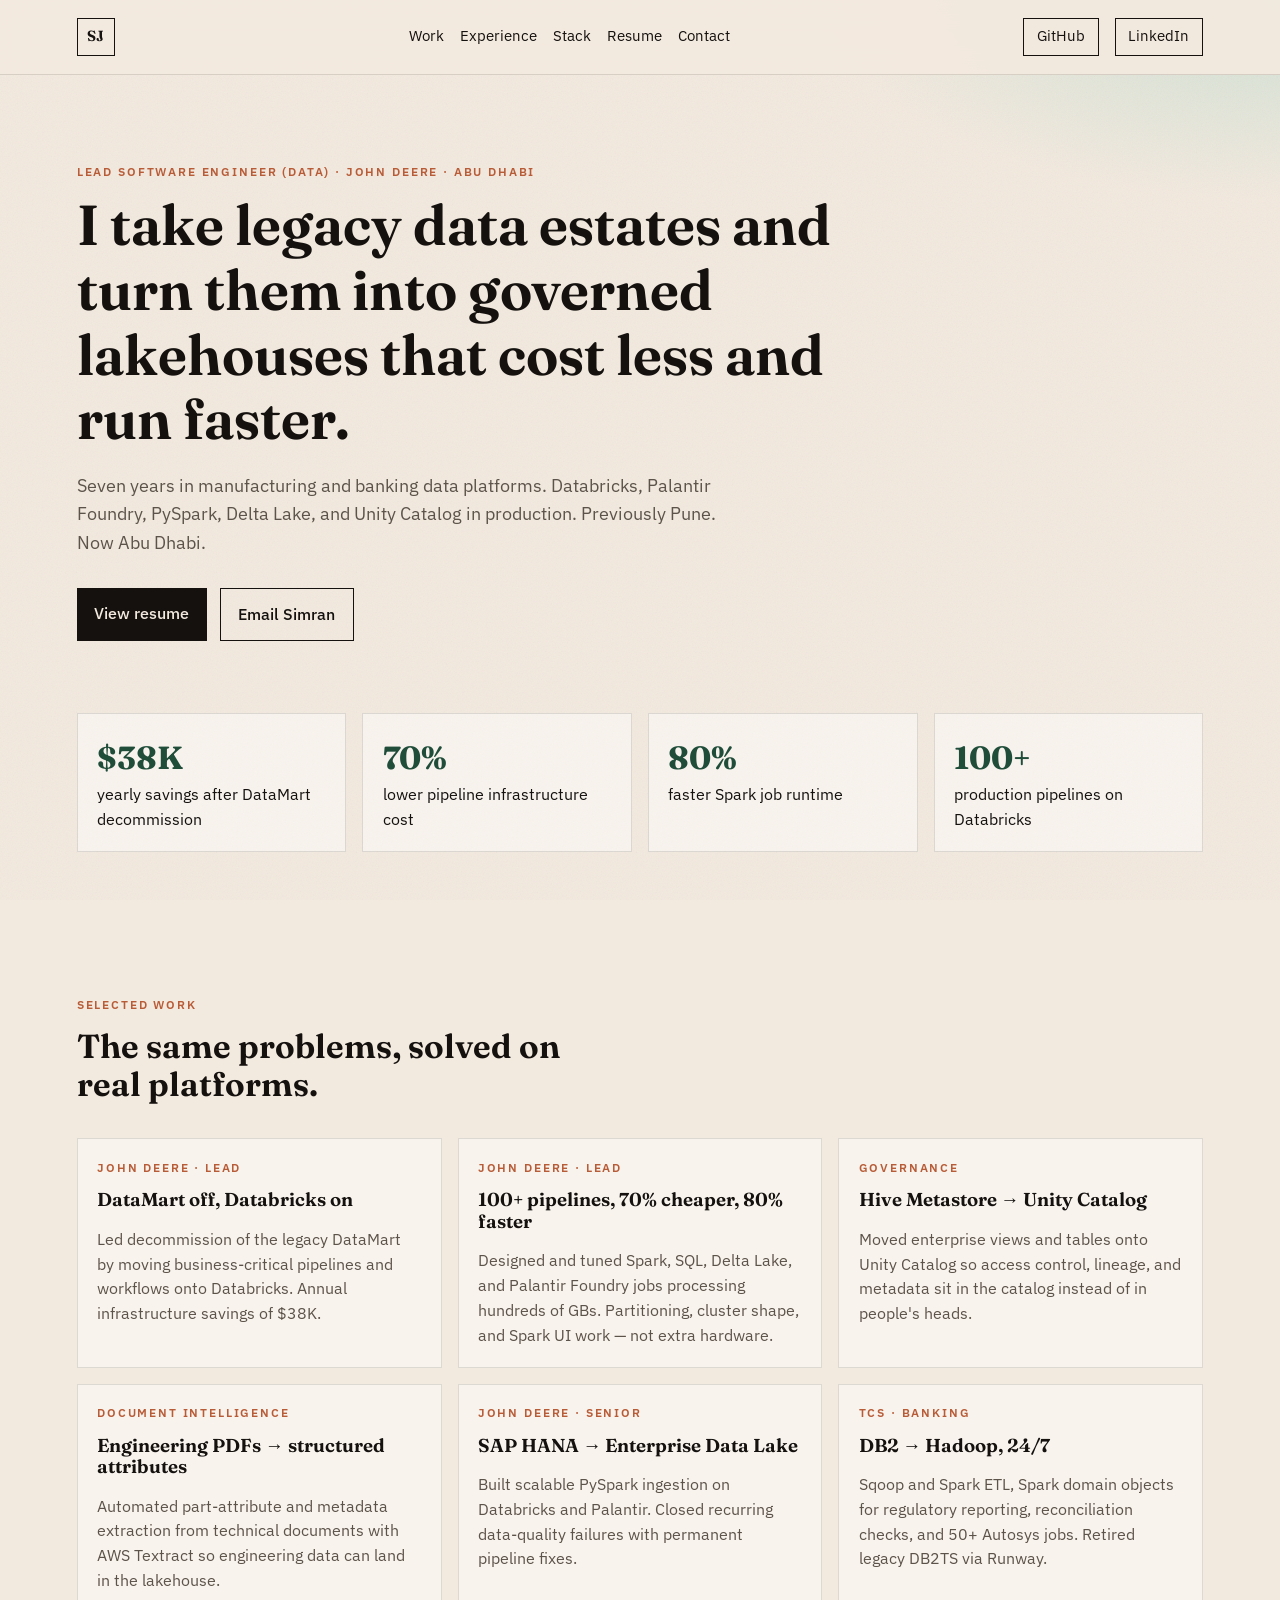
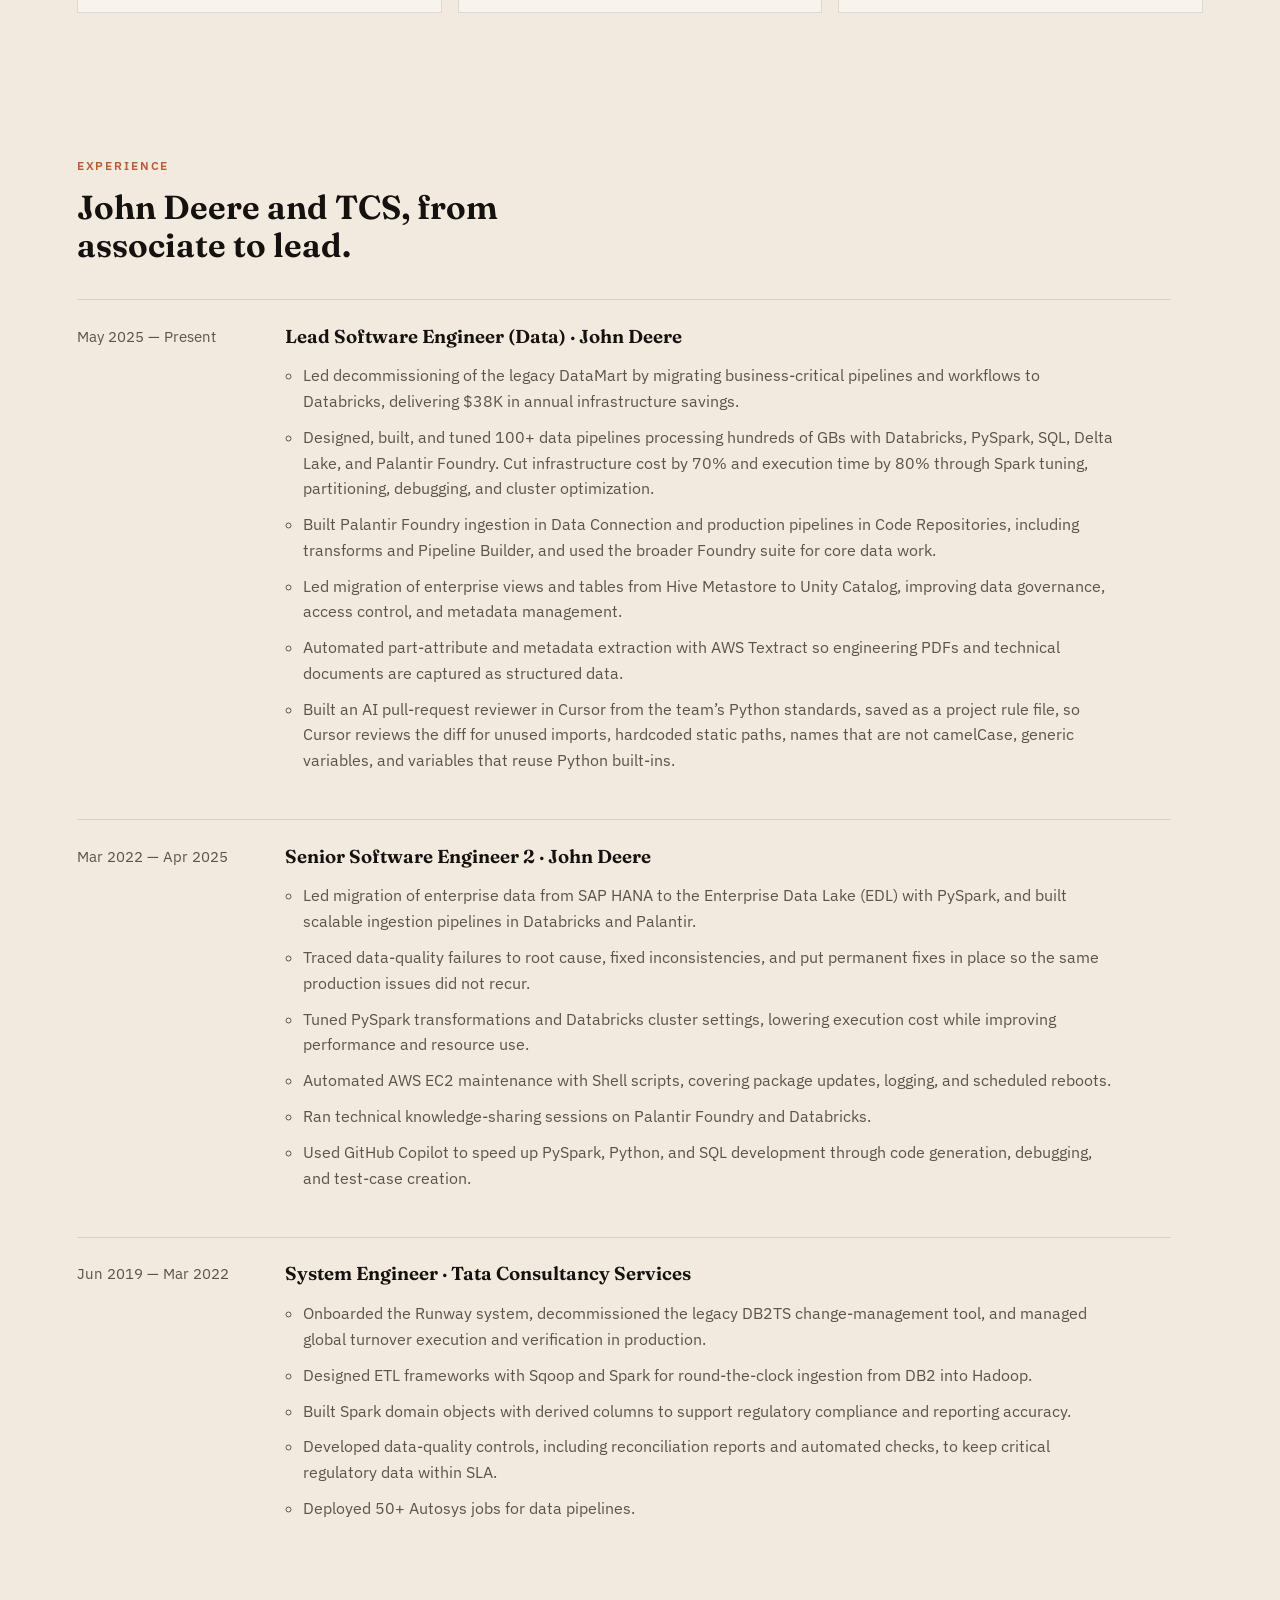
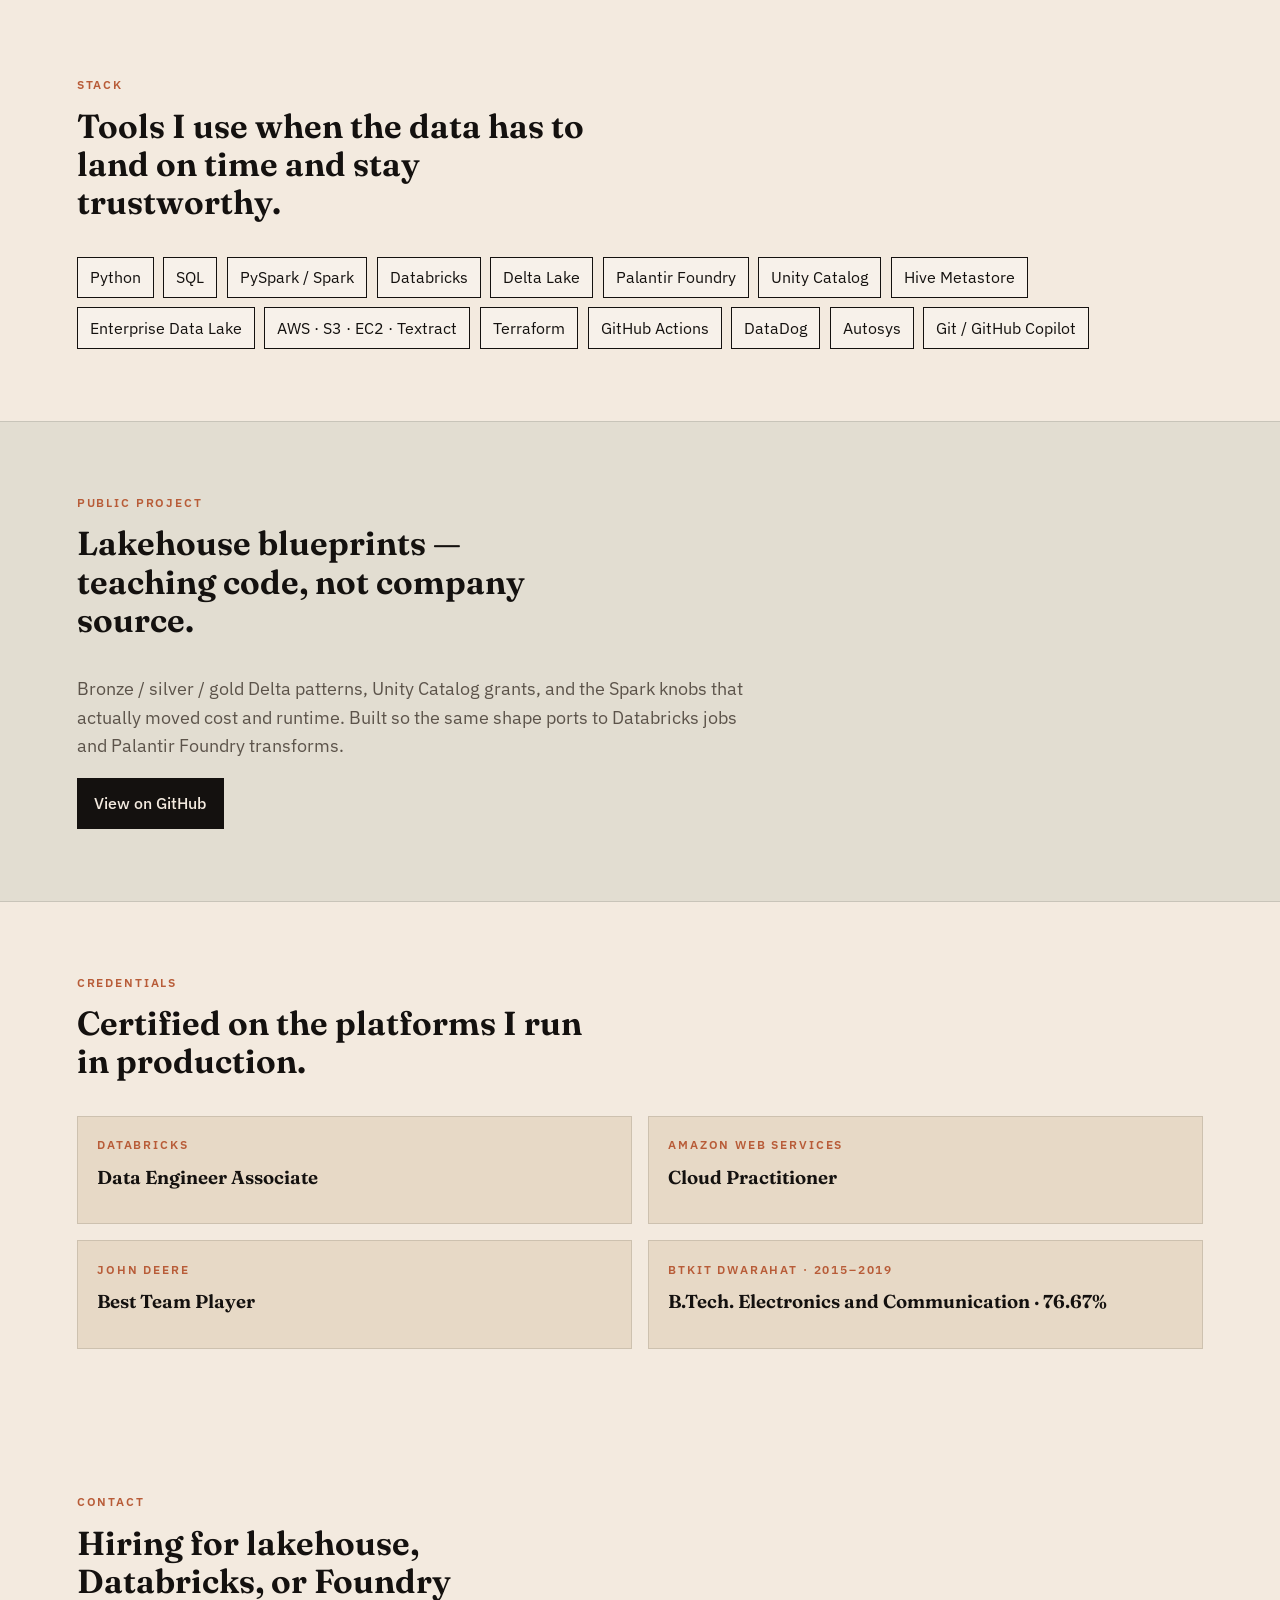
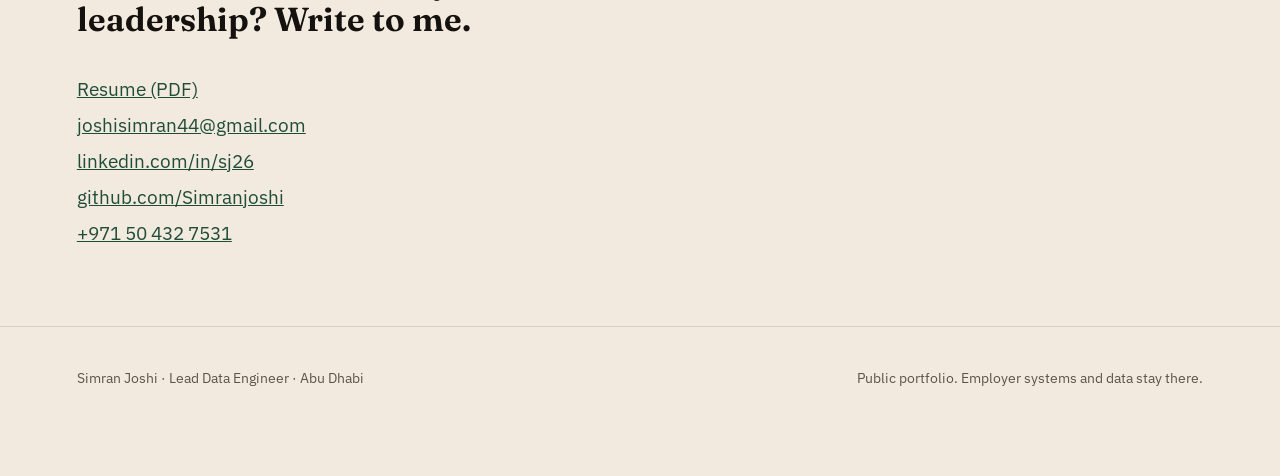
<file: index.html>
<!DOCTYPE html>
<html lang="en">
  <head>
    <meta charset="UTF-8" />
    <meta name="viewport" content="width=device-width, initial-scale=1" />
    <title>Simran Joshi · Lead Data Engineer</title>
    <meta
      name="description"
      content="Simran Joshi is a Lead Software Engineer (Data) at John Deere. Databricks, Palantir Foundry, Spark, Unity Catalog, and lakehouse platforms. Abu Dhabi, UAE."
    />
    <meta name="author" content="Simran Joshi" />
    <link rel="canonical" href="https://simranjoshi.github.io/" />
    <meta property="og:title" content="Simran Joshi · Lead Data Engineer" />
    <meta
      property="og:description"
      content="Legacy DataMart, Hive, and SAP HANA estates moved onto governed lakehouses. $38K yearly savings. 70% lower cost. 80% faster Spark jobs."
    />
    <meta property="og:type" content="website" />
    <meta property="og:url" content="https://simranjoshi.github.io/" />
    <meta name="twitter:card" content="summary_large_image" />
    <link rel="icon" href="./favicon.svg" type="image/svg+xml" />
    <link rel="preconnect" href="https://fonts.googleapis.com" />
    <link rel="preconnect" href="https://fonts.gstatic.com" crossorigin />
    <link
      href="https://fonts.googleapis.com/css2?family=Fraunces:opsz,wght@9..144,500;9..144,640&family=IBM+Plex+Sans:wght@400;500;600&display=swap"
      rel="stylesheet"
    />
    <link rel="stylesheet" href="./styles.css?v=3" />
  </head>
  <body>
    <div class="grain" aria-hidden="true"></div>
    <header class="nav">
      <a class="mark" href="#top">SJ</a>
      <nav aria-label="Primary">
        <a href="#selected">Work</a>
        <a href="#experience">Experience</a>
        <a href="#stack">Stack</a>
        <a href="./resume.html">Resume</a>
        <a href="#contact">Contact</a>
      </nav>
      <div class="nav-cta">
        <a class="ghost" href="https://github.com/Simranjoshi" target="_blank" rel="noreferrer">GitHub</a>
        <a class="ghost" href="https://www.linkedin.com/in/sj26/" target="_blank" rel="noreferrer">LinkedIn</a>
      </div>
    </header>

    <main id="top">
      <section class="hero">
        <p class="eyebrow">Lead Software Engineer (Data) · John Deere · Abu Dhabi</p>
        <h1>I take legacy data estates and turn them into governed lakehouses that cost less and run faster.</h1>
        <p class="lede">
          Seven years in manufacturing and banking data platforms. Databricks, Palantir Foundry, PySpark, Delta Lake,
          and Unity Catalog in production. Previously Pune. Now Abu Dhabi.
        </p>
        <div class="cta-row">
          <a class="btn" href="./resume.html">View resume</a>
          <a class="btn btn-line" href="mailto:joshisimran44@gmail.com">Email Simran</a>
        </div>
      </section>

      <section class="metrics" aria-label="Delivery metrics from production work">
        <article>
          <strong>$38K</strong>
          <span>yearly savings after DataMart decommission</span>
        </article>
        <article>
          <strong>70%</strong>
          <span>lower pipeline infrastructure cost</span>
        </article>
        <article>
          <strong>80%</strong>
          <span>faster Spark job runtime</span>
        </article>
        <article>
          <strong>100+</strong>
          <span>production pipelines on Databricks</span>
        </article>
      </section>

      <section id="selected" class="selected">
        <header class="section-head">
          <p class="eyebrow">Selected work</p>
          <h2>The same problems, solved on real platforms.</h2>
        </header>
        <div class="cases">
          <article>
            <p class="kicker">John Deere · Lead</p>
            <h3>DataMart off, Databricks on</h3>
            <p>Led decommission of the legacy DataMart by moving business-critical pipelines and workflows onto Databricks. Annual infrastructure savings of $38K.</p>
          </article>
          <article>
            <p class="kicker">John Deere · Lead</p>
            <h3>100+ pipelines, 70% cheaper, 80% faster</h3>
            <p>Designed and tuned Spark, SQL, Delta Lake, and Palantir Foundry jobs processing hundreds of GBs. Partitioning, cluster shape, and Spark UI work — not extra hardware.</p>
          </article>
          <article>
            <p class="kicker">Governance</p>
            <h3>Hive Metastore → Unity Catalog</h3>
            <p>Moved enterprise views and tables onto Unity Catalog so access control, lineage, and metadata sit in the catalog instead of in people's heads.</p>
          </article>
          <article>
            <p class="kicker">Document intelligence</p>
            <h3>Engineering PDFs → structured attributes</h3>
            <p>Automated part-attribute and metadata extraction from technical documents with AWS Textract so engineering data can land in the lakehouse.</p>
          </article>
          <article>
            <p class="kicker">John Deere · Senior</p>
            <h3>SAP HANA → Enterprise Data Lake</h3>
            <p>Built scalable PySpark ingestion on Databricks and Palantir. Closed recurring data-quality failures with permanent pipeline fixes.</p>
          </article>
          <article>
            <p class="kicker">TCS · Banking</p>
            <h3>DB2 → Hadoop, 24/7</h3>
            <p>Sqoop and Spark ETL, Spark domain objects for regulatory reporting, reconciliation checks, and 50+ Autosys jobs. Retired legacy DB2TS via Runway.</p>
          </article>
        </div>
      </section>

      <section id="experience" class="work">
        <header class="section-head">
          <p class="eyebrow">Experience</p>
          <h2>John Deere and TCS, from associate to lead.</h2>
        </header>
        <ol class="timeline">
          <li>
            <div class="when">May 2025 — Present</div>
            <div class="what">
              <h3>Lead Software Engineer (Data) · John Deere</h3>
              <ul>
                <li>Led decommissioning of the legacy DataMart by migrating business-critical pipelines and workflows to Databricks, delivering $38K in annual infrastructure savings.</li>
                <li>Designed, built, and tuned 100+ data pipelines processing hundreds of GBs with Databricks, PySpark, SQL, Delta Lake, and Palantir Foundry. Cut infrastructure cost by 70% and execution time by 80% through Spark tuning, partitioning, debugging, and cluster optimization.</li>
                <li>Built Palantir Foundry ingestion in Data Connection and production pipelines in Code Repositories, including transforms and Pipeline Builder, and used the broader Foundry suite for core data work.</li>
                <li>Led migration of enterprise views and tables from Hive Metastore to Unity Catalog, improving data governance, access control, and metadata management.</li>
                <li>Automated part-attribute and metadata extraction with AWS Textract so engineering PDFs and technical documents are captured as structured data.</li>
                <li>Built an AI pull-request reviewer in Cursor from the team’s Python standards, saved as a project rule file, so Cursor reviews the diff for unused imports, hardcoded static paths, names that are not camelCase, generic variables, and variables that reuse Python built-ins.</li>
              </ul>
            </div>
          </li>
          <li>
            <div class="when">Mar 2022 — Apr 2025</div>
            <div class="what">
              <h3>Senior Software Engineer 2 · John Deere</h3>
              <ul>
                <li>Led migration of enterprise data from SAP HANA to the Enterprise Data Lake (EDL) with PySpark, and built scalable ingestion pipelines in Databricks and Palantir.</li>
                <li>Traced data-quality failures to root cause, fixed inconsistencies, and put permanent fixes in place so the same production issues did not recur.</li>
                <li>Tuned PySpark transformations and Databricks cluster settings, lowering execution cost while improving performance and resource use.</li>
                <li>Automated AWS EC2 maintenance with Shell scripts, covering package updates, logging, and scheduled reboots.</li>
                <li>Ran technical knowledge-sharing sessions on Palantir Foundry and Databricks.</li>
                <li>Used GitHub Copilot to speed up PySpark, Python, and SQL development through code generation, debugging, and test-case creation.</li>
              </ul>
            </div>
          </li>
          <li>
            <div class="when">Jun 2019 — Mar 2022</div>
            <div class="what">
              <h3>System Engineer · Tata Consultancy Services</h3>
              <ul>
                <li>Onboarded the Runway system, decommissioned the legacy DB2TS change-management tool, and managed global turnover execution and verification in production.</li>
                <li>Designed ETL frameworks with Sqoop and Spark for round-the-clock ingestion from DB2 into Hadoop.</li>
                <li>Built Spark domain objects with derived columns to support regulatory compliance and reporting accuracy.</li>
                <li>Developed data-quality controls, including reconciliation reports and automated checks, to keep critical regulatory data within SLA.</li>
                <li>Deployed 50+ Autosys jobs for data pipelines.</li>
              </ul>
            </div>
          </li>
        </ol>
      </section>

      <section id="stack" class="stack">
        <header class="section-head">
          <p class="eyebrow">Stack</p>
          <h2>Tools I use when the data has to land on time and stay trustworthy.</h2>
        </header>
        <div class="pills">
          <span>Python</span>
          <span>SQL</span>
          <span>PySpark / Spark</span>
          <span>Databricks</span>
          <span>Delta Lake</span>
          <span>Palantir Foundry</span>
          <span>Unity Catalog</span>
          <span>Hive Metastore</span>
          <span>Enterprise Data Lake</span>
          <span>AWS · S3 · EC2 · Textract</span>
          <span>Terraform</span>
          <span>GitHub Actions</span>
          <span>DataDog</span>
          <span>Autosys</span>
          <span>Git / GitHub Copilot</span>
        </div>
      </section>

      <section class="project">
        <header class="section-head">
          <p class="eyebrow">Public project</p>
          <h2>Lakehouse blueprints — teaching code, not company source.</h2>
        </header>
        <p class="lede">
          Bronze / silver / gold Delta patterns, Unity Catalog grants, and the Spark knobs that actually moved cost and runtime.
          Built so the same shape ports to Databricks jobs and Palantir Foundry transforms.
        </p>
        <a class="btn" href="https://github.com/Simranjoshi/lakehouse-blueprints" target="_blank" rel="noreferrer">View on GitHub</a>
      </section>

      <section id="certs" class="certs">
        <header class="section-head">
          <p class="eyebrow">Credentials</p>
          <h2>Certified on the platforms I run in production.</h2>
        </header>
        <div class="card-row">
          <article>
            <p class="kicker">Databricks</p>
            <h3>Data Engineer Associate</h3>
          </article>
          <article>
            <p class="kicker">Amazon Web Services</p>
            <h3>Cloud Practitioner</h3>
          </article>
          <article>
            <p class="kicker">John Deere</p>
            <h3>Best Team Player</h3>
          </article>
          <article>
            <p class="kicker">BTKIT Dwarahat · 2015–2019</p>
            <h3>B.Tech. Electronics and Communication · 76.67%</h3>
          </article>
        </div>
      </section>

      <section id="contact" class="contact">
        <header class="section-head">
          <p class="eyebrow">Contact</p>
          <h2>Hiring for lakehouse, Databricks, or Foundry leadership? Write to me.</h2>
        </header>
        <ul class="links">
          <li><a href="./resume.html">Resume (PDF)</a></li>
          <li><a href="mailto:joshisimran44@gmail.com">joshisimran44@gmail.com</a></li>
          <li><a href="https://www.linkedin.com/in/sj26/" target="_blank" rel="noreferrer">linkedin.com/in/sj26</a></li>
          <li><a href="https://github.com/Simranjoshi" target="_blank" rel="noreferrer">github.com/Simranjoshi</a></li>
          <li><a href="tel:+971504327531">+971 50 432 7531</a></li>
        </ul>
      </section>
    </main>

    <footer>
      <p>Simran Joshi · Lead Data Engineer · Abu Dhabi</p>
      <p>Public portfolio. Employer systems and data stay there.</p>
    </footer>
  </body>
</html>
</file>
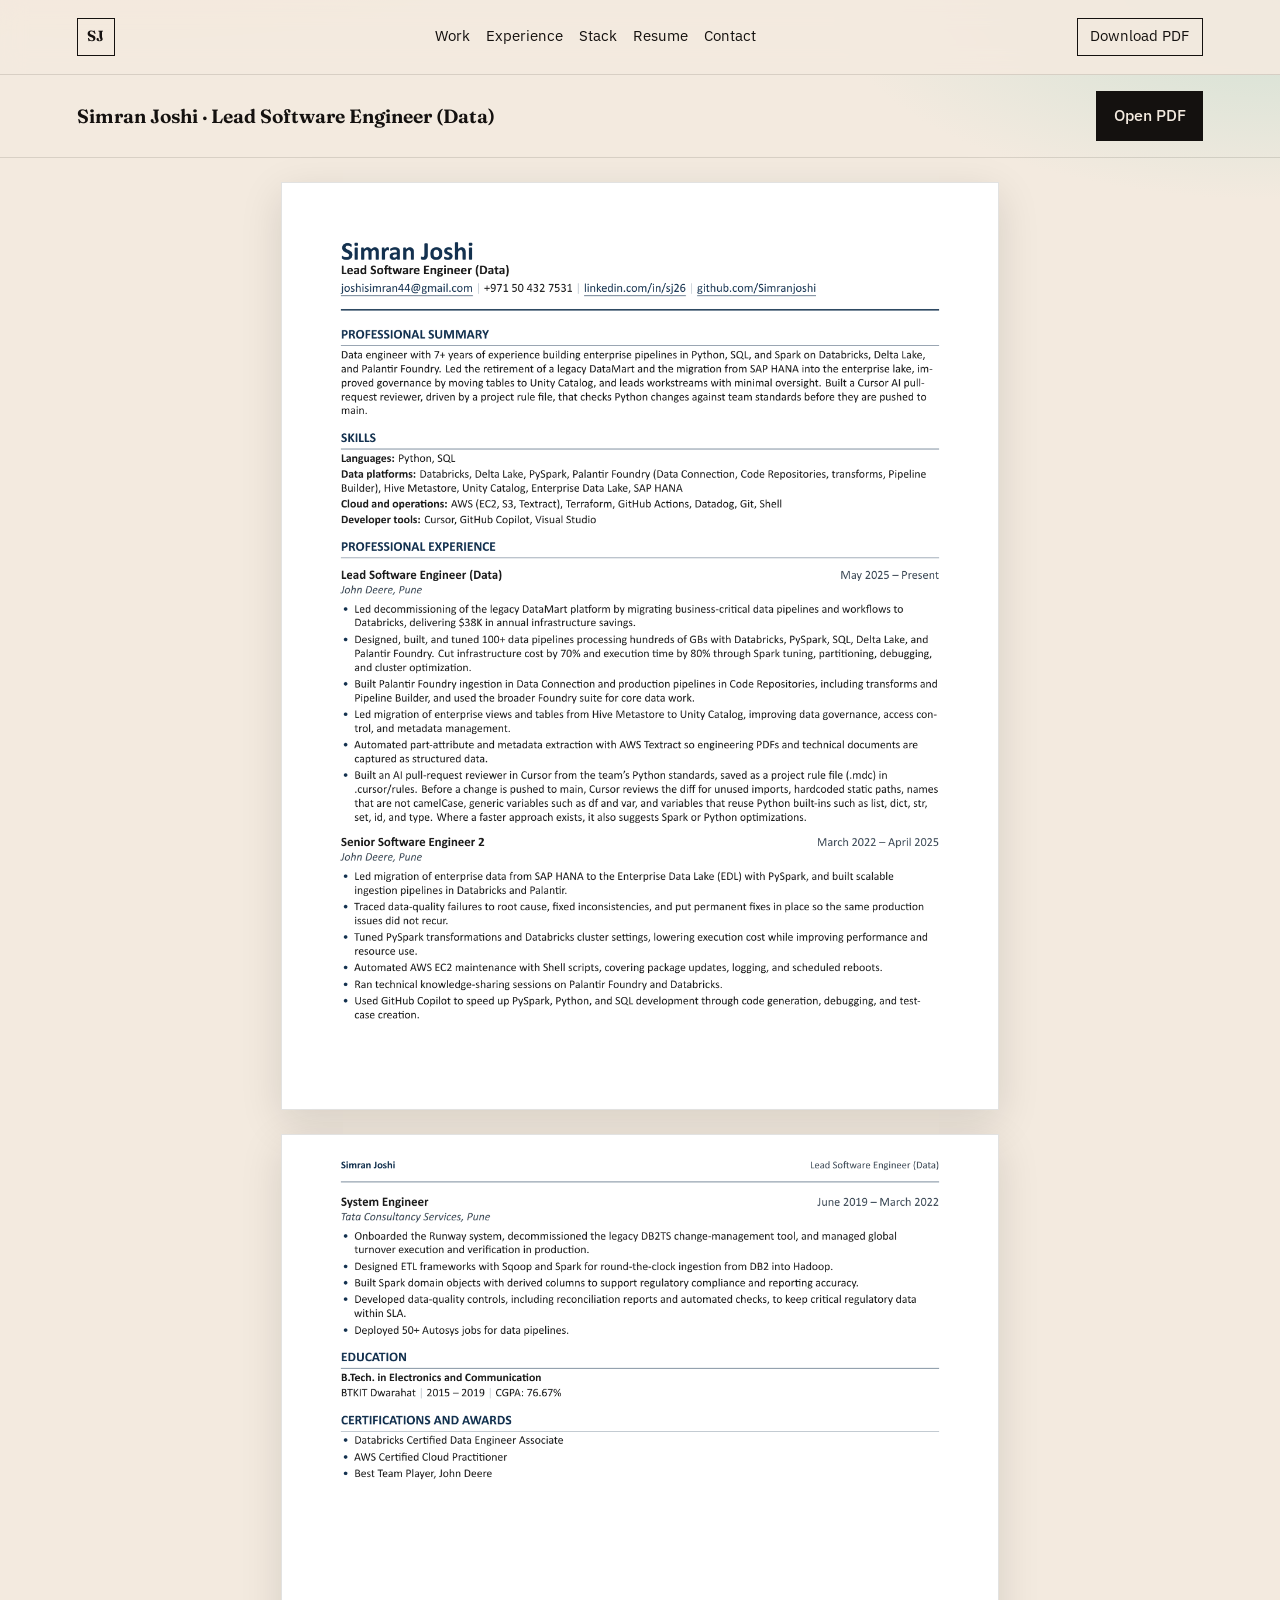
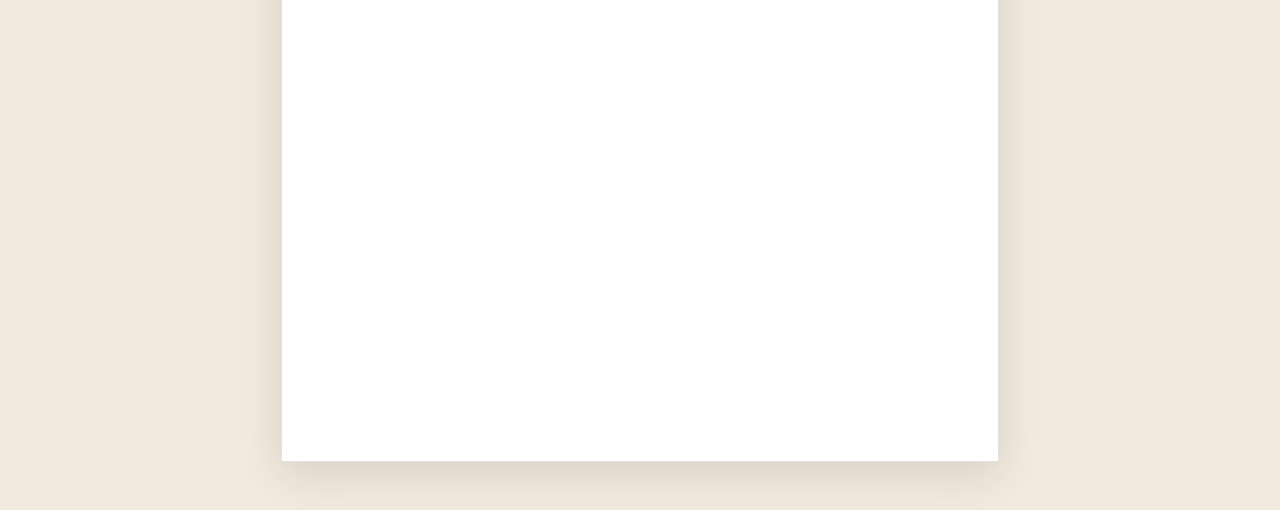
<file: resume.html>
<!DOCTYPE html>
<html lang="en">
  <head>
    <meta charset="UTF-8" />
    <meta name="viewport" content="width=device-width, initial-scale=1" />
    <title>Resume · Simran Joshi</title>
    <meta name="description" content="Resume of Simran Joshi, Lead Software Engineer (Data) at John Deere." />
    <link rel="canonical" href="https://simranjoshi.github.io/resume.html" />
    <link rel="icon" href="./favicon.svg" type="image/svg+xml" />
    <link rel="preconnect" href="https://fonts.googleapis.com" />
    <link rel="preconnect" href="https://fonts.gstatic.com" crossorigin />
    <link
      href="https://fonts.googleapis.com/css2?family=Fraunces:opsz,wght@9..144,640&family=IBM+Plex+Sans:wght@400;500&display=swap"
      rel="stylesheet"
    />
    <link rel="stylesheet" href="./styles.css?v=3" />
    <style>
      .resume-bar {
        display: flex;
        justify-content: space-between;
        align-items: center;
        gap: 1rem;
        flex-wrap: wrap;
        padding: 1rem 6vw;
        border-bottom: 1px solid var(--line);
      }
      .resume-bar h1 {
        margin: 0;
        font-size: 1.2rem;
      }
      .pages {
        max-width: 820px;
        margin: 1.5rem auto 3rem;
        display: grid;
        gap: 1.5rem;
        padding: 0 4vw;
      }
      .pages img {
        width: 100%;
        background: #fff;
        border: 1px solid var(--line);
        box-shadow: 0 12px 40px rgba(20, 17, 15, 0.12);
      }
    </style>
  </head>
  <body>
    <header class="nav">
      <a class="mark" href="./">SJ</a>
      <nav aria-label="Primary">
        <a href="./#selected">Work</a>
        <a href="./#experience">Experience</a>
        <a href="./#stack">Stack</a>
        <a href="./resume.html">Resume</a>
        <a href="./#contact">Contact</a>
      </nav>
      <a class="ghost" href="./Simran-Joshi-Resume.pdf" download>Download PDF</a>
    </header>
    <div class="resume-bar">
      <h1>Simran Joshi · Lead Software Engineer (Data)</h1>
      <a class="btn" href="./Simran-Joshi-Resume.pdf" target="_blank" rel="noreferrer">Open PDF</a>
    </div>
    <div class="pages">
      <img src="./resume-page-1.png" alt="Simran Joshi resume, page 1" />
      <img src="./resume-page-2.png" alt="Simran Joshi resume, page 2" />
    </div>
  </body>
</html>
</file>
<file: styles.css>
:root {
  --ink: #14110f;
  --paper: #f3eadf;
  --paper-2: #e7d9c6;
  --copper: #b85c38;
  --forest: #1f4d3a;
  --muted: #5c534a;
  --line: rgba(20, 17, 15, 0.12);
}

* {
  box-sizing: border-box;
}

html {
  scroll-behavior: smooth;
  scroll-padding-top: 4.5rem;
}

body {
  margin: 0;
  color: var(--ink);
  background:
    radial-gradient(1200px 500px at 10% -10%, #f7d9b8 0%, transparent 55%),
    radial-gradient(900px 400px at 100% 0%, #cfe0d3 0%, transparent 50%),
    var(--paper);
  font-family: "IBM Plex Sans", system-ui, sans-serif;
  line-height: 1.55;
}

.grain {
  pointer-events: none;
  position: fixed;
  inset: 0;
  opacity: 0.08;
  background-image: url("data:image/svg+xml,%3Csvg xmlns='http://www.w3.org/2000/svg' width='140' height='140'%3E%3Cfilter id='n'%3E%3CfeTurbulence type='fractalNoise' baseFrequency='.8' numOctaves='2'/%3E%3C/filter%3E%3Crect width='100%25' height='100%25' filter='url(%23n)'/%3E%3C/svg%3E");
  z-index: 0;
}

.nav,
main,
footer {
  position: relative;
  z-index: 1;
}

.nav {
  display: flex;
  align-items: center;
  justify-content: space-between;
  gap: 1rem;
  padding: 1.1rem 6vw;
  position: sticky;
  top: 0;
  z-index: 5;
  backdrop-filter: blur(12px);
  background: rgba(243, 234, 223, 0.92);
  border-bottom: 1px solid var(--line);
}

.nav nav,
.nav-cta {
  display: flex;
  gap: 1rem;
  align-items: center;
}

.mark {
  font-family: Fraunces, Georgia, serif;
  font-weight: 640;
  letter-spacing: 0.04em;
  text-decoration: none;
  color: var(--ink);
  border: 1.5px solid var(--ink);
  width: 2.4rem;
  height: 2.4rem;
  display: grid;
  place-items: center;
}

a {
  color: var(--forest);
}

.nav a {
  text-decoration: none;
  color: var(--ink);
  font-size: 0.92rem;
}

.ghost {
  border: 1px solid var(--ink);
  padding: 0.4rem 0.8rem;
}

.hero,
.work,
.stack,
.certs,
.contact,
.metrics,
.selected,
.project,
footer {
  padding: 4.5rem 6vw;
}

.work {
  max-width: 78rem;
}

.hero {
  padding-top: 5.5rem;
  max-width: 58rem;
}

.eyebrow,
.kicker {
  text-transform: uppercase;
  letter-spacing: 0.16em;
  font-size: 0.72rem;
  color: var(--copper);
  font-weight: 600;
  margin: 0 0 0.8rem;
}

h1,
h2,
h3 {
  font-family: Fraunces, Georgia, serif;
  font-weight: 640;
  line-height: 1.15;
  margin: 0 0 1rem;
}

h1 {
  font-size: clamp(2.1rem, 4.4vw, 4rem);
}

h2 {
  font-size: clamp(1.6rem, 2.6vw, 2.4rem);
  max-width: 32rem;
}

.lede {
  font-size: 1.15rem;
  color: var(--muted);
  max-width: 42rem;
}

.cta-row {
  display: flex;
  gap: 0.8rem;
  margin-top: 2rem;
  flex-wrap: wrap;
}

.btn {
  background: var(--ink);
  color: var(--paper);
  text-decoration: none;
  padding: 0.8rem 1.1rem;
  font-weight: 500;
  display: inline-block;
}

.btn-line {
  background: transparent;
  color: var(--ink);
  border: 1px solid var(--ink);
}

.metrics {
  display: grid;
  grid-template-columns: repeat(4, 1fr);
  gap: 1rem;
  padding-top: 0;
}

.metrics article,
.cases article,
.card-row article {
  background: rgba(255, 255, 255, 0.45);
  border: 1px solid var(--line);
  padding: 1.2rem;
}

.metrics strong {
  display: block;
  font-family: Fraunces, Georgia, serif;
  font-size: 2rem;
  color: var(--forest);
}

.section-head {
  margin-bottom: 2.2rem;
}

.cases {
  display: grid;
  grid-template-columns: repeat(3, 1fr);
  gap: 1rem;
}

.cases p:last-child {
  color: var(--muted);
  margin: 0;
}

.timeline {
  list-style: none;
  padding: 0;
  margin: 0;
  display: grid;
  gap: 2.2rem;
}

.timeline > li {
  display: grid;
  grid-template-columns: 11rem minmax(0, 1fr);
  gap: 2rem;
  border-top: 1px solid var(--line);
  padding-top: 1.6rem;
}

.when {
  color: var(--muted);
  font-size: 0.92rem;
}

.what h3 {
  max-width: none;
}

.what ul {
  margin: 0.8rem 0 0;
  padding-left: 1.15rem;
  color: var(--muted);
  max-width: 52rem;
}

.what li {
  margin: 0.65rem 0;
  line-height: 1.6;
}

.pills {
  display: flex;
  flex-wrap: wrap;
  gap: 0.6rem;
}

.pills span {
  border: 1px solid var(--ink);
  padding: 0.45rem 0.75rem;
  background: rgba(255, 255, 255, 0.35);
}

.project {
  background: rgba(31, 77, 58, 0.08);
  border-top: 1px solid var(--line);
  border-bottom: 1px solid var(--line);
}

.card-row {
  display: grid;
  grid-template-columns: repeat(2, 1fr);
  gap: 1rem;
}

.card-row article {
  background: var(--paper-2);
}

.links {
  list-style: none;
  padding: 0;
  margin: 0;
  font-size: 1.2rem;
}

.links li {
  margin: 0.4rem 0;
}

footer {
  display: flex;
  justify-content: space-between;
  gap: 1rem;
  color: var(--muted);
  font-size: 0.9rem;
  border-top: 1px solid var(--line);
  padding-top: 1.6rem;
}

@media (max-width: 960px) {
  .cases {
    grid-template-columns: 1fr 1fr;
  }
}

@media (max-width: 860px) {
  .metrics,
  .timeline > li,
  .card-row,
  .cases,
  footer {
    grid-template-columns: 1fr;
    display: grid;
  }

  .nav nav {
    display: none;
  }
}
</file>
